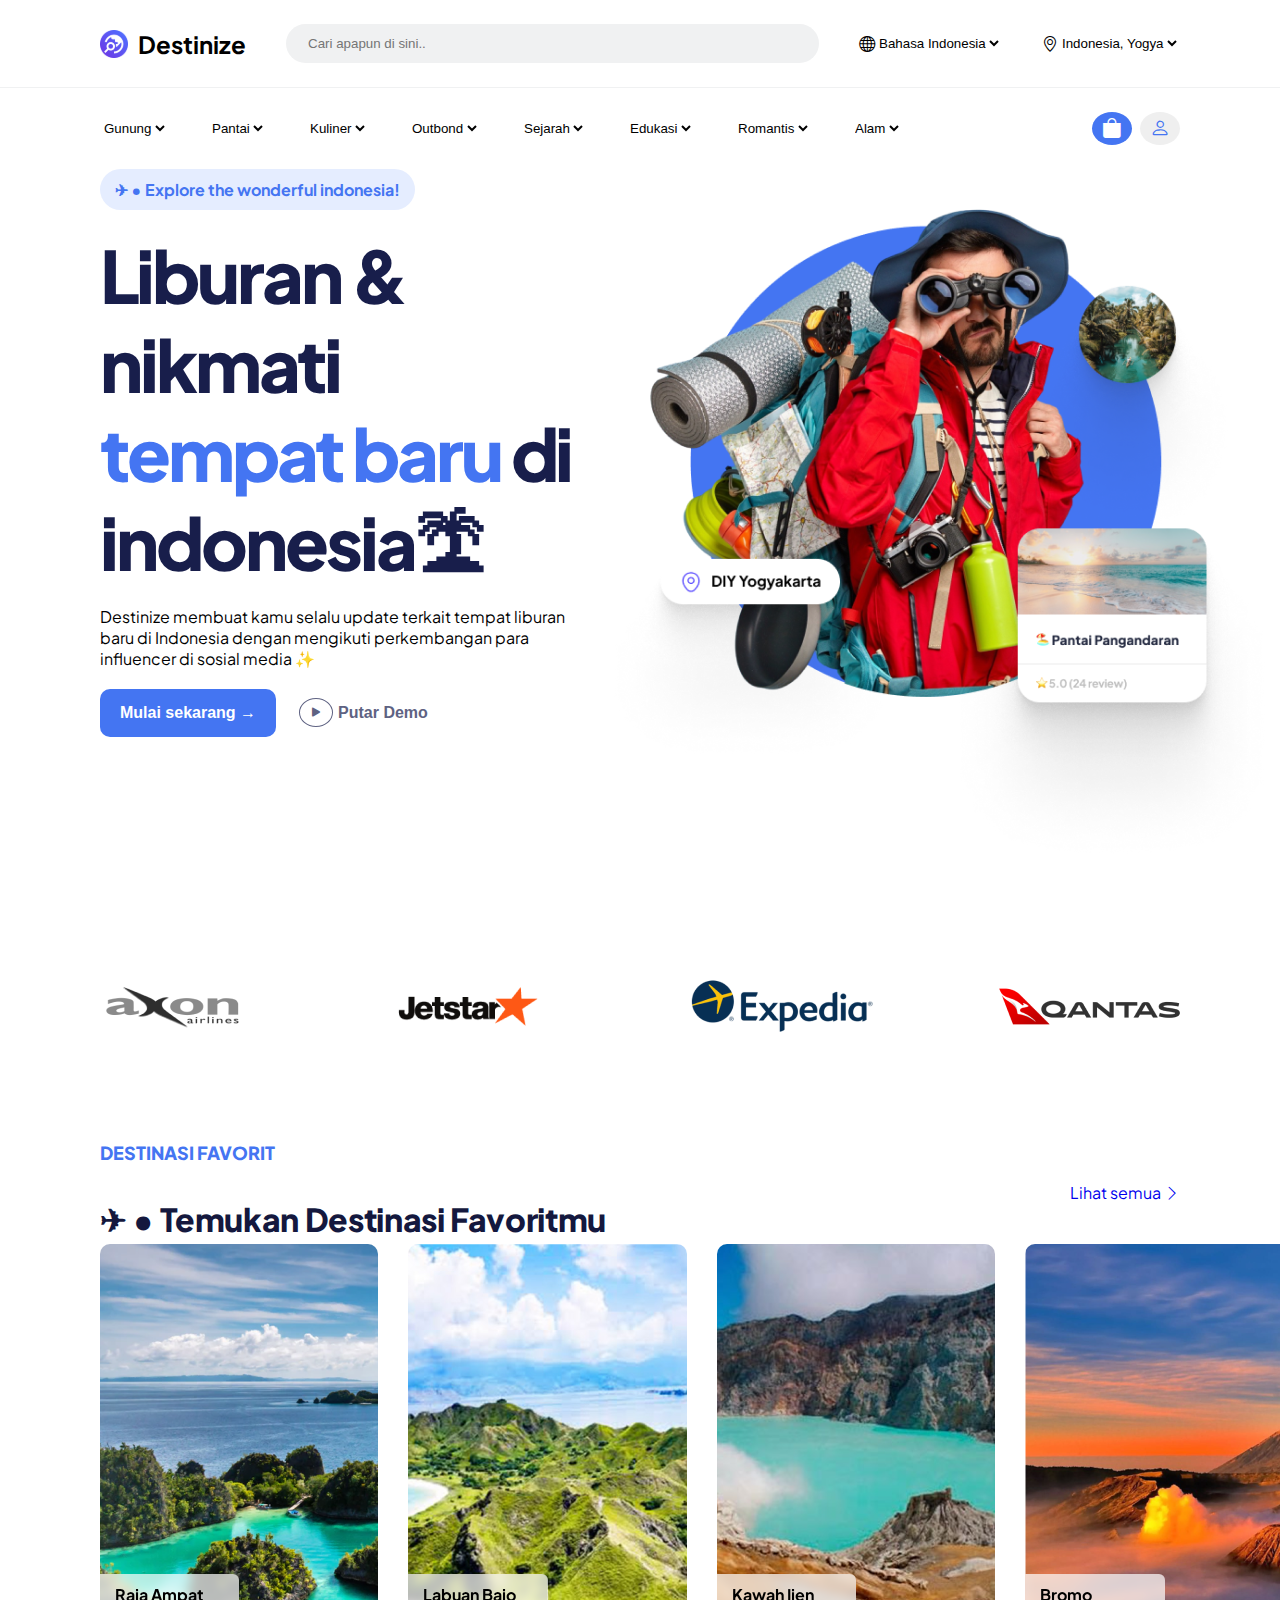
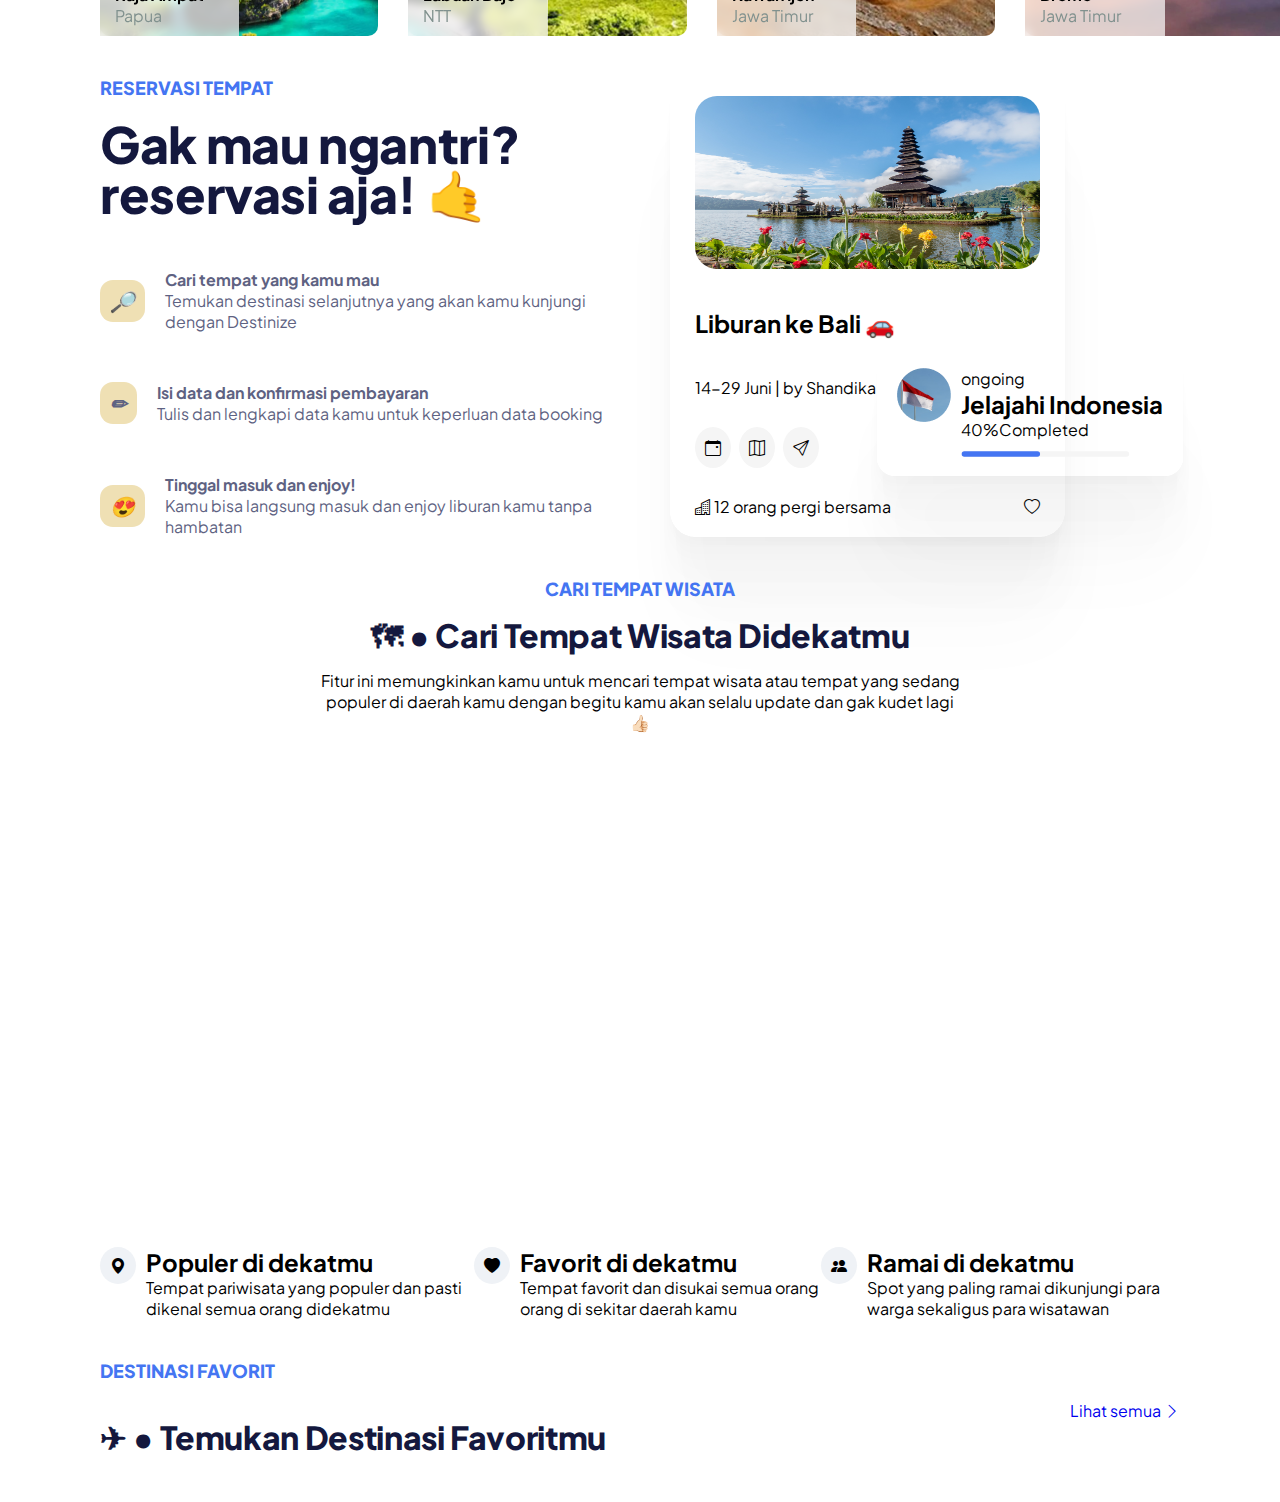
<file: destinize/index.html>
<!DOCTYPE html>
<html lang="en">
  <head>
    <title>Destinize</title>
    <meta charset="UTF-8" />
    <meta name="viewport" content="width=device-width, initial-scale=1" />
    <link href="./style.css" rel="stylesheet" />

    <!-- Bootstrap Icons -->
    <link
      rel="stylesheet"
      href="https://cdn.jsdelivr.net/npm/bootstrap-icons@1.11.1/font/bootstrap-icons.css"
    />
  </head>
  <body>
    <nav>
      <div class="container">
        <div class="logo">
          <img src="assets/logo.svg" alt="logo" />
          <h2>Destinize</h2>
        </div>
        <input
          id="search"
          type="text"
          name="search"
          placeholder="Cari apapun di sini.."
        />

        <div class="lang">
          <i class="bi bi-globe"></i>
          <select>
            <option value="in">Bahasa Indonesia</option>
            <option value="en">English</option>
          </select>
        </div>
        <div class="lokasi">
          <i class="bi bi-geo-alt"></i>
          <select>
            <option value="id-yogya">Indonesia, Yogya</option>
          </select>
        </div>
      </div>

      <span class="line"></span>

      <div class="container">
        <div class="category">
          <select>
            <option value="gunung">Gunung</option>
          </select>
          <select>
            <option value="gunung">Pantai</option>
          </select>
          <select>
            <option value="gunung">Kuliner</option>
          </select>
          <select>
            <option value="gunung">Outbond</option>
          </select>
          <select>
            <option value="gunung">Sejarah</option>
          </select>
          <select>
            <option value="gunung">Edukasi</option>
          </select>
          <select>
            <option value="gunung">Romantis</option>
          </select>
          <select>
            <option value="gunung">Alam</option>
          </select>
        </div>

        <div class="buttons">
          <button id="bag">
            <i class="bi bi-bag-fill"></i>
          </button>
          <button id="user">
            <i class="bi bi-person"></i>
          </button>
        </div>
      </div>
    </nav>

    <div class="hero">
      <div class="desc">
        <a class="explore" href="#">✈ • Explore the wonderful indonesia!</a>
        <div class="heading">Liburan & nikmati <span>tempat baru</span> di indonesia🏝</div>
        <p>Destinize membuat kamu selalu update terkait tempat liburan baru di Indonesia dengan mengikuti perkembangan para influencer di sosial media ✨</p>
        <div class="cta">
          <button id="mulai">Mulai sekarang →</button>
          <button id="putar"><i class="bi bi-play-fill"></i>Putar Demo</button>
        </div>
      </div>

      <img src="assets/hero.png" alt="People">
    </div>

    <section id="partner">
      <div class="img-partner">
        <img src="assets/partner1.png" alt="">
      </div>
      <div class="img-partner">
        <img src="assets/partner2.png" alt="">
      </div>
      <div class="img-partner">
        <img src="assets/partner3.png" alt="">
      </div>
      <div class="img-partner">
        <img src="assets/partner4.png" alt="">
      </div>
    </section>

    <section id="favorite">
      <header>
        <div class="left">
          <p class="title">DESTINASI FAVORIT</p>
          <h2 class="caption">✈ • Temukan Destinasi Favoritmu</h2>
        </div>
        <div class="right">
          <a href="#">Lihat semua <i class="bi bi-chevron-right"></i></a>
        </div>
      </header>
      <div class="wrap">
        <div id="rajaampat" class="mark">
          <div class="txt">
            <h4>Raja Ampat</h4>
            <p>Papua</p>
          </div>
        </div>
        <div id="labuanbajo" class="mark">
          <div class="txt">
            <h4>Labuan Bajo</h4>
            <p>NTT</p>
          </div>
        </div>
        <div id="kawahijen" class="mark">
          <div class="txt">
            <h4>Kawah Ijen</h4>
            <p>Jawa Timur</p>
          </div>
        </div>
        <div id="bromo" class="mark">
          <div class="txt">
            <h4>Bromo</h4>
            <p>Jawa Timur</p>
          </div>
        </div>
      </div>
    </section>

    <section>
      <div class="wrap">
        <div class="left">
          <header>
            <p class="title">RESERVASI TEMPAT</p>
            <h2 class="caption">Gak mau ngantri? reservasi aja! 🤙</h2>
          </header>
          <ul class="how">
            <li>
              <i class="icon">🔎</i>
              <div class="det">
                <span>Cari tempat yang kamu mau</span>
                <p>Temukan destinasi selanjutnya yang akan kamu kunjungi dengan Destinize</p>
              </div>
            </li>
            <li>
              <i class="icon">✏ </i>
              <div class="det">
                <span>Isi data dan konfirmasi pembayaran</span>
                <p>Tulis dan lengkapi data kamu untuk keperluan data booking</p>
              </div>
            </li>
            <li>
              <i class="icon">😍</i>
              <div class="det">
                <span>Tinggal masuk dan enjoy!</span>
                <p>Kamu bisa langsung masuk dan enjoy liburan kamu tanpa hambatan</p>
              </div>
            </li>
          </ul>
        </div>
        
        <div class="right">
          <div class="card">
            <img src="assets/bbali.jpg" alt="bali">
            <h2>Liburan ke Bali 🚗</h2>
            <p>14-29 Juni | by Shandika</p>
            <div class="options">
              <i class="bi bi-calendar-event"></i>
              <i class="bi bi-map"></i>
              <i class="bi bi-send"></i>
            </div>
            <div class="info">
              <p><i class="bi bi-buildings"></i> 12 orang pergi bersama</p>
              <i class="bi bi-heart"></i>
            </div>
          </div>
          <div class="ongoing">
            <figure>
              <img src="assets/indo.png" alt="">
            </figure>
            <figcaption>
              <p>ongoing</p>
              <h2>Jelajahi Indonesia</h2>
              <p><span>40%</span>Completed</p>
              <svg xmlns="http://www.w3.org/2000/svg" width="169" height="6" viewBox="0 0 169 6" fill="none">
                <rect x="0.677734" y="0.369141" width="167.483" height="5.36804" rx="2.68402" fill="#F5F5F5"/>
                <rect x="0.677734" y="0.369141" width="78.3734" height="5.36804" rx="2.68402" fill="#4475F2"/>
              </svg>
            </figcaption>
          </div>
        </div>
      </div>
    </section>

    <section id="place">
      <header>
        <p class="title">CARI TEMPAT WISATA</p>
        <h2 class="caption">🗺 • Cari Tempat Wisata Didekatmu</h2>
        <p>Fitur ini memungkinkan kamu untuk mencari tempat wisata atau tempat yang sedang populer di daerah kamu dengan begitu kamu akan selalu update dan gak kudet lagi 👍🏻</p>
      </header>
      <div class="map">
        <iframe src="https://www.google.com/maps/embed?pb=!1m18!1m12!1m3!1d14076230.013971152!2d108.45008639484575!3d0.17676511532460618!2m3!1f0!2f0!3f0!3m2!1i1024!2i768!4f13.1!3m3!1m2!1s0x2c4c07d7496404b7%3A0xe37b4de71badf485!2sIndonesia!5e0!3m2!1sid!2sid!4v1699365105920!5m2!1sid!2sid" width="600" height="450" style="border:0;" allowfullscreen="" loading="lazy" referrerpolicy="no-referrer-when-downgrade"></iframe>
      </div>
      <div class="features">
        <div class="feature">
          <i class="bi bi-geo-alt-fill"></i>
          <div class="feature-text">
            <h2>Populer di dekatmu</h2>
            <p>Tempat pariwisata yang populer dan pasti dikenal semua orang didekatmu</p>
          </div>
        </div>

        <div class="feature">
          <i class="bi bi-heart-fill"></i>
          <div class="feature-text">
            <h2>Favorit di dekatmu</h2>
            <p>Tempat favorit dan disukai semua orang orang di sekitar daerah kamu</p>
          </div>
        </div>

        <div class="feature">
          <i class="bi bi-people-fill"></i>
          <div class="feature-text">
            <h2>Ramai di dekatmu</h2>
            <p>Spot yang paling ramai dikunjungi para warga sekaligus para wisatawan</p>
          </div>
        </div>
      </div>
    </section>

    <section id="galeri">
      <header>
        <div class="left">
          <p class="title">DESTINASI FAVORIT</p>
          <h2 class="caption">✈ • Temukan Destinasi Favoritmu</h2>
        </div>
        <div class="right">
          <a href="#">Lihat semua <i class="bi bi-chevron-right"></i></a>
        </div>
      </header>
    </section>
    
  </body>
</html>
</file>
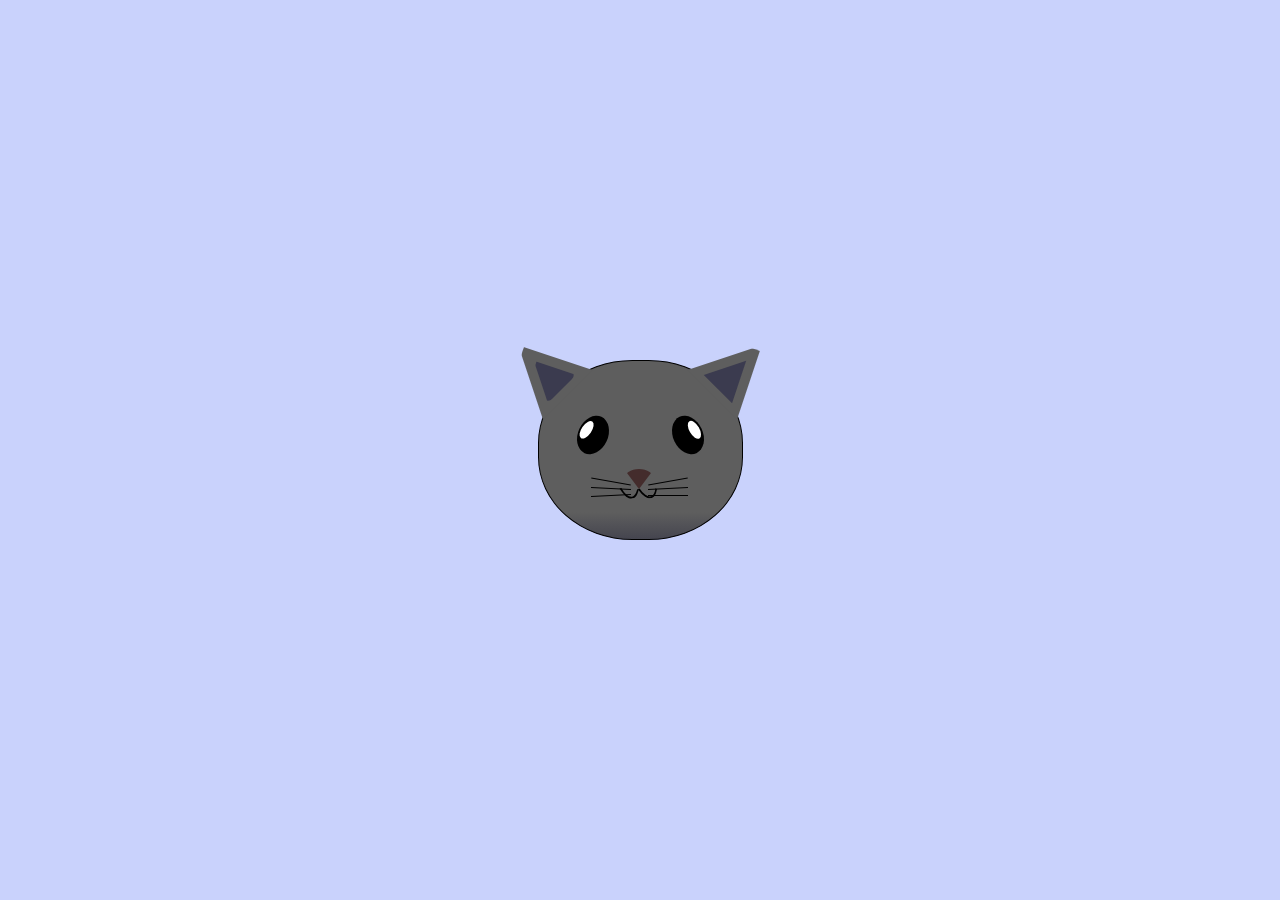
<file: fcc-cat-painting/index.html>
<!DOCTYPE html>
<html lang="en">
  <head>
    <title>Cat Painting</title>
    <meta charset="UTF-8" />
    <meta name="viewport" content="width=device-width, initial-scale=1" />
    <link href="style.css" rel="stylesheet" />
  </head>
  <body>
    <main>
      <div class="cat-head">
        <div class="cat-ears">
          <div class="cat-left-ear">
            <div class="cat-left-inner-ear"></div>
          </div>
          <div class="cat-right-ear">
            <div class="cat-right-inner-ear"></div>
          </div>
        </div>

        <div class="cat-eyes">
          <div class="cat-left-eye">
            <div class="cat-left-inner-eye"></div>
          </div>
          <div class="cat-right-eye">
            <div class="cat-right-inner-eye"></div>
          </div>
        </div>

        <div class="cat-nose"></div>

        <div class="cat-mouth">
          <div class="cat-mouth-line-left"></div>
          <div class="cat-mouth-line-right"></div>
        </div>

        <div class="cat-whiskers">
          <div class="cat-whiskers-left">
            <div class="cat-whisker-left-top"></div>
            <div class="cat-whisker-left-middle"></div>
            <div class="cat-whisker-left-bottom"></div>
          </div>
          <div class="cat-whiskers-right">
            <div class="cat-whisker-right-top"></div>
            <div class="cat-whisker-right-middle"></div>
            <div class="cat-whisker-right-bottom"></div>
          </div>
        </div>
      </div>
    </main>
  </body>
</html>
</file>
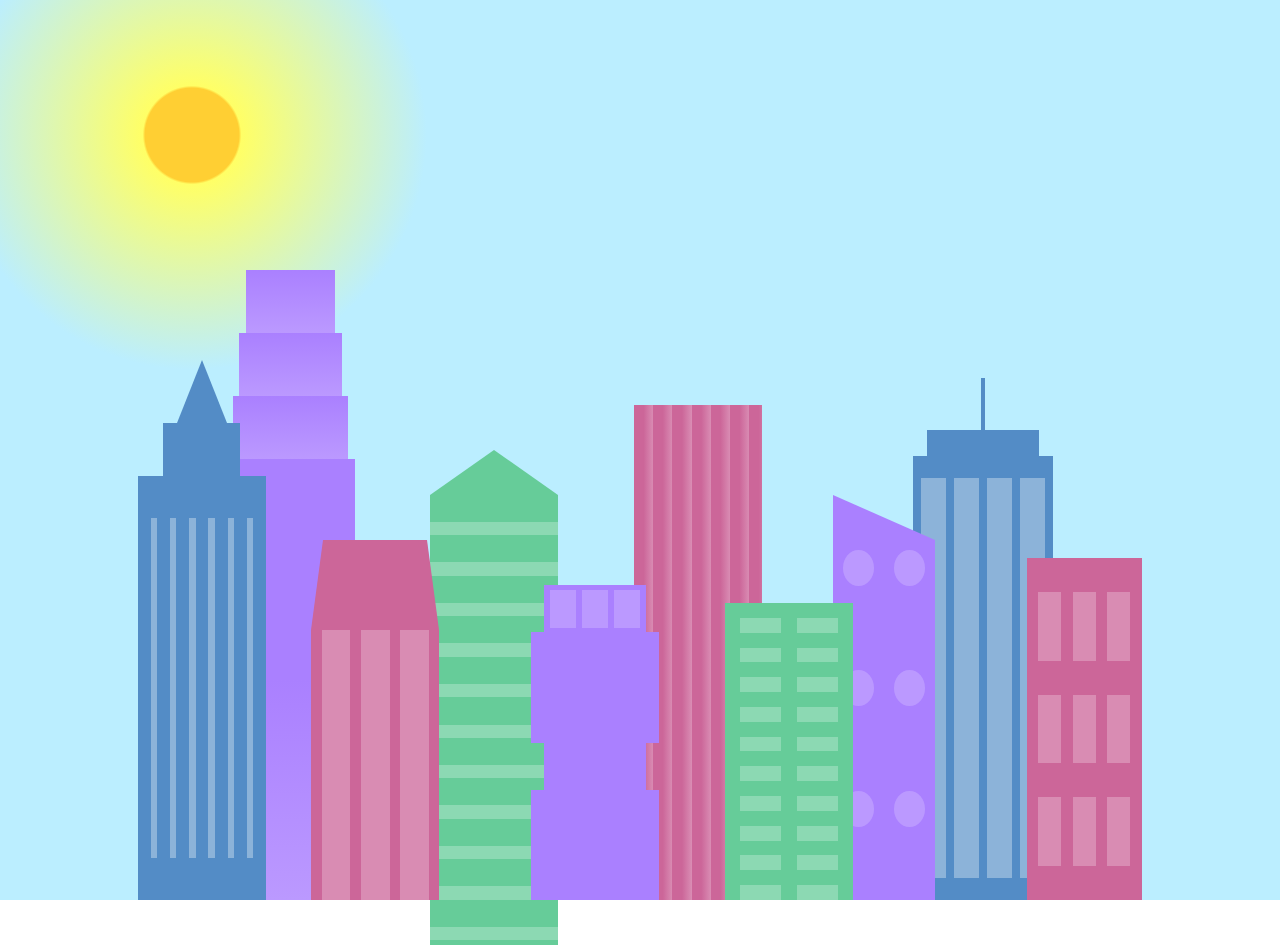
<file: fcc-city-skyline/index.html>
<!DOCTYPE html>
<html lang="en">    
  <head>
    <meta charset="UTF-8">
    <title>City Skyline</title>
    <link href="styles.css" rel="stylesheet" />   
  </head>

  <body>
    <div class="background-buildings sky">
      <div></div>
      <div></div>
      <div class="bb1 building-wrap">
        <div class="bb1a bb1-window"></div>
        <div class="bb1b bb1-window"></div>
        <div class="bb1c bb1-window"></div>
        <div class="bb1d"></div>
      </div>
      <div class="bb2">
        <div class="bb2a"></div>
        <div class="bb2b"></div>
      </div>
      <div class="bb3"></div>
      <div></div>
      <div class="bb4 building-wrap">
        <div class="bb4a"></div>
        <div class="bb4b"></div>
        <div class="bb4c window-wrap">
          <div class="bb4-window"></div>
          <div class="bb4-window"></div>
          <div class="bb4-window"></div>
          <div class="bb4-window"></div>
        </div>
      </div>
      <div></div>
      <div></div>
    </div>

    <div class="foreground-buildings">
      <div></div>
      <div></div>
      <div class="fb1 building-wrap">
        <div class="fb1a"></div>
        <div class="fb1b"></div>
        <div class="fb1c"></div>
      </div>
      <div class="fb2">
        <div class="fb2a"></div>
        <div class="fb2b window-wrap">
          <div class="fb2-window"></div>
          <div class="fb2-window"></div>
          <div class="fb2-window"></div>
        </div>
      </div>
      <div></div>
      <div class="fb3 building-wrap">
        <div class="fb3a window-wrap">
          <div class="fb3-window"></div>
          <div class="fb3-window"></div>
          <div class="fb3-window"></div>
        </div>
        <div class="fb3b"></div>
        <div class="fb3a"></div>
        <div class="fb3b"></div>
      </div>
      <div class="fb4">
        <div class="fb4a"></div>
        <div class="fb4b">
          <div class="fb4-window"></div>
          <div class="fb4-window"></div>
          <div class="fb4-window"></div>
          <div class="fb4-window"></div>
          <div class="fb4-window"></div>
          <div class="fb4-window"></div>
        </div>
      </div>
      <div class="fb5"></div>
      <div class="fb6"></div>
      <div></div>
      <div></div>
    </div>
  </body>
</html>/html>
</file>
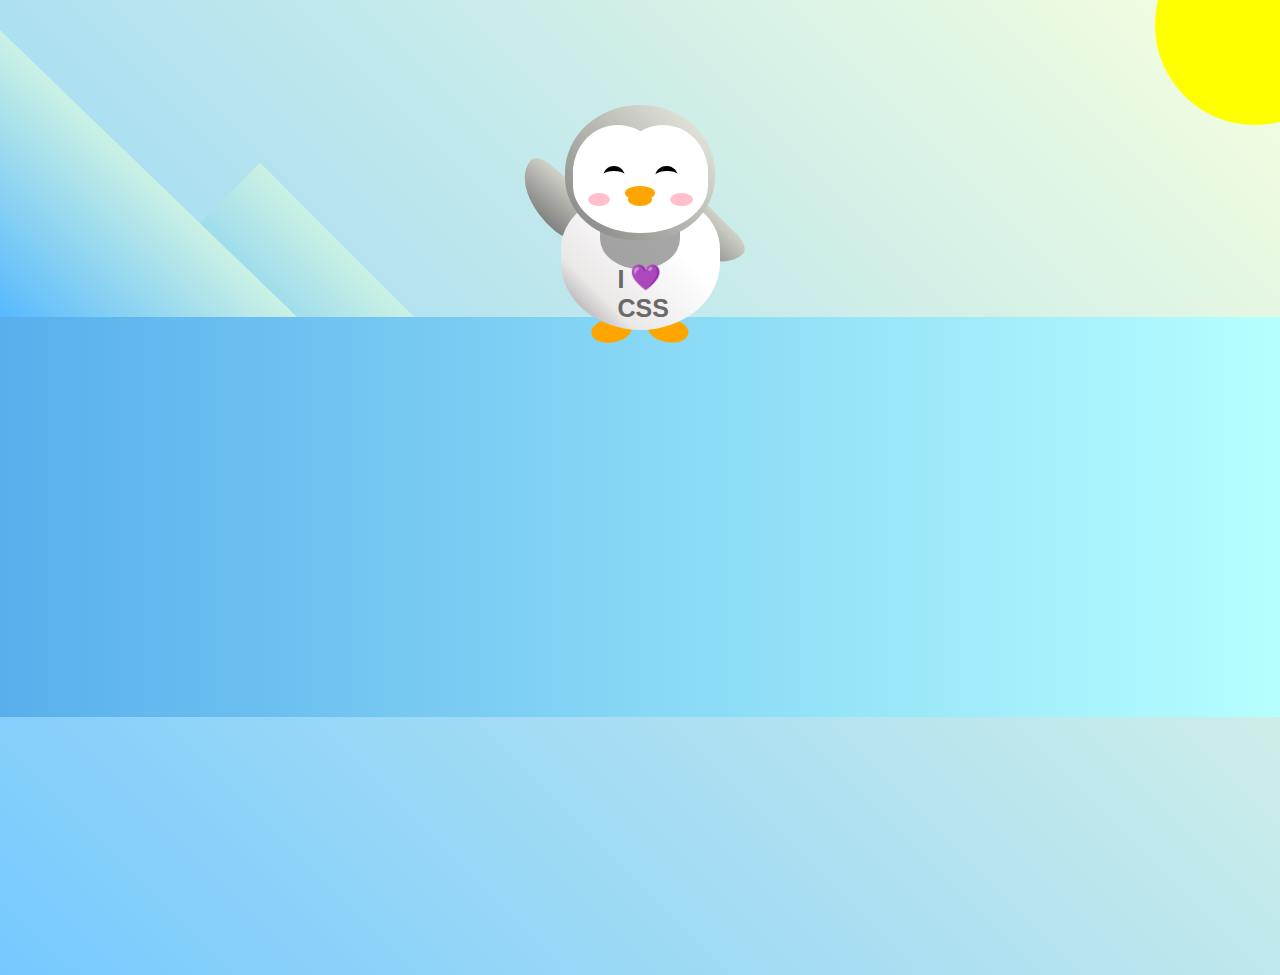
<file: fcc-penguin/index.html>
<!DOCTYPE html>
<html lang="en">
  <head>
    <meta charset="UTF-8" />
    <link rel="stylesheet" href="./styles.css" />
    <title>Penguin</title>
    <meta name="viewport" content="width=device-width, initial-scale=1.0" />
  </head>

  <body>
    <div class="left-mountain"></div>
    <div class="back-mountain"></div>
    <div class="sun"></div>
    <div class="penguin">
      <div class="penguin-head">
        <div class="face left"></div>
        <div class="face right"></div>
        <div class="chin"></div>
        <div class="eye left">
          <div class="eye-lid"></div>
        </div>
        <div class="eye right">
          <div class="eye-lid"></div>
        </div>
        <div class="blush left"></div>
        <div class="blush right"></div>
        <div class="beak top"></div>
        <div class="beak bottom"></div>
      </div>
      <div class="shirt">
        <div>💜</div>
        <p>I CSS</p>
      </div> 
      <div class="penguin-body">
        <div class="arm left"></div>
        <div class="arm right"></div>
        <div class="foot left"></div>
        <div class="foot right"></div>
      </div>
    </div>

    <div class="ground"></div>
  </body>
</html>
</file>
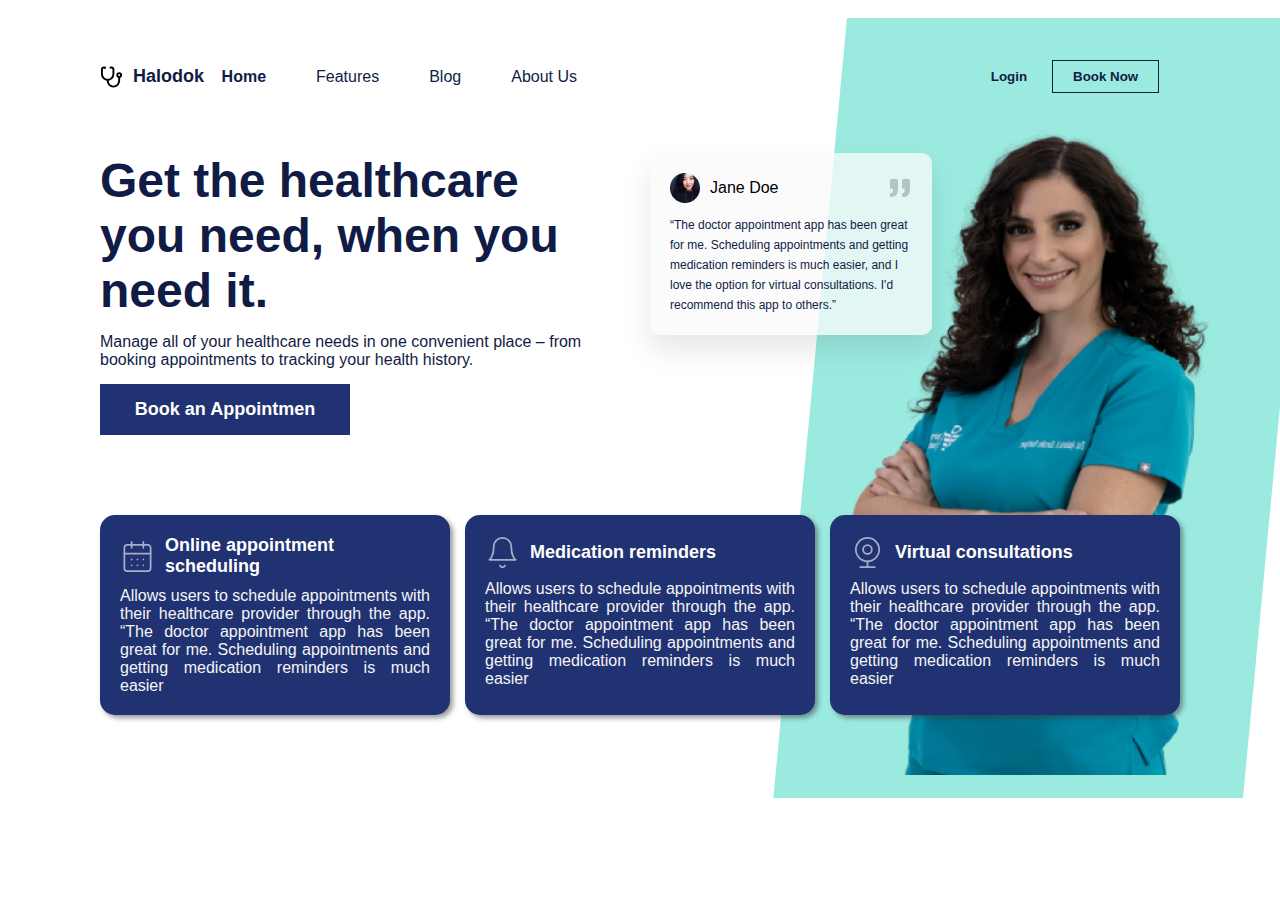
<file: halodok-hero/index.html>
<!DOCTYPE html>

<html lang="en">
  <head>
    <title>Halodok | Home</title>
    <meta charset="UTF-8" />
    <meta name="viewport" content="width=device-width, initial-scale=1" />
    <link href="style.css" rel="stylesheet" />
  </head>
  <body>
    <svg
      class="rectangle-1"
      width="590"
      height="780"
      viewBox="0 0 590 847"
      fill="none"
      xmlns="http://www.w3.org/2000/svg"
    >
      <path d="M80 0H590L510 847H0L80 0Z" fill="#9BEAE0" />
    </svg>

    <header>
      <nav>
        <div class="brand">
          <img src="img/logo.svg" alt="logo" />
          <a href="#">Halodok</a>
        </div>
        <ul class="menu">
          <li class="menu-item actived"><a href="#">Home</a></li>
          <li class="menu-item"><a href="#">Features</a></li>
          <li class="menu-item"><a href="#">Blog</a></li>
          <li class="menu-item"><a href="#">About Us</a></li>
        </ul>
        <div class="head-button">
          <button id="btn-login">Login</button>
          <button id="btn-book">Book Now</button>
        </div>
      </nav>
    </header>
    
    <img class="img-model" src="img/model.png" alt="doctor" />
    
    <main>
      <div class="content">
        <h1>Get the healthcare you need, when you need it.</h1>
        <p>
          Manage all of your healthcare needs in one convenient place – from
          booking appointments to tracking your health history.
        </p>
        <button class="cta">Book an Appointmen</button>
      </div>

      <div class="testimony">
        <div class="head-testi">
          <figure>
            <img src="img/avatar.png" alt="avatar" />
            <figcaption>Jane Doe</figcaption>
          </figure>
          <img src="img/Frame.svg" alt="'" />
        </div>
        <div class="body-testi">
          <p>
            “The doctor appointment app has been great for me. Scheduling
            appointments and getting medication reminders is much easier, and I
            love the option for virtual consultations. I'd recommend this app to
            others.”
          </p>
        </div>
      </div>
    </main>

    <footer>
      <div class="container">
        <section>
          <figure>
            <img src="img/calender.svg" alt="" />
            <figcaption>Online appointment scheduling</figcaption>
          </figure>
          <p class="desc">
            Allows users to schedule appointments with their healthcare provider
            through the app. “The doctor appointment app has been great for me.
            Scheduling appointments and getting medication reminders is much
            easier
          </p>
        </section>

        <section>
          <figure>
            <img src="img/bell.svg" alt="" />
            <figcaption>Medication reminders</figcaption>
          </figure>
          <p class="desc">
            Allows users to schedule appointments with their healthcare provider
            through the app. “The doctor appointment app has been great for me.
            Scheduling appointments and getting medication reminders is much
            easier
          </p>
        </section>

        <section>
          <figure>
            <img src="img/pin.svg" alt="" />
            <figcaption>Virtual consultations</figcaption>
          </figure>
          <p class="desc">
            Allows users to schedule appointments with their healthcare provider
            through the app. “The doctor appointment app has been great for me.
            Scheduling appointments and getting medication reminders is much
            easier
          </p>
        </section>
      </div>
    </footer>
  </body>
</html>
</file>
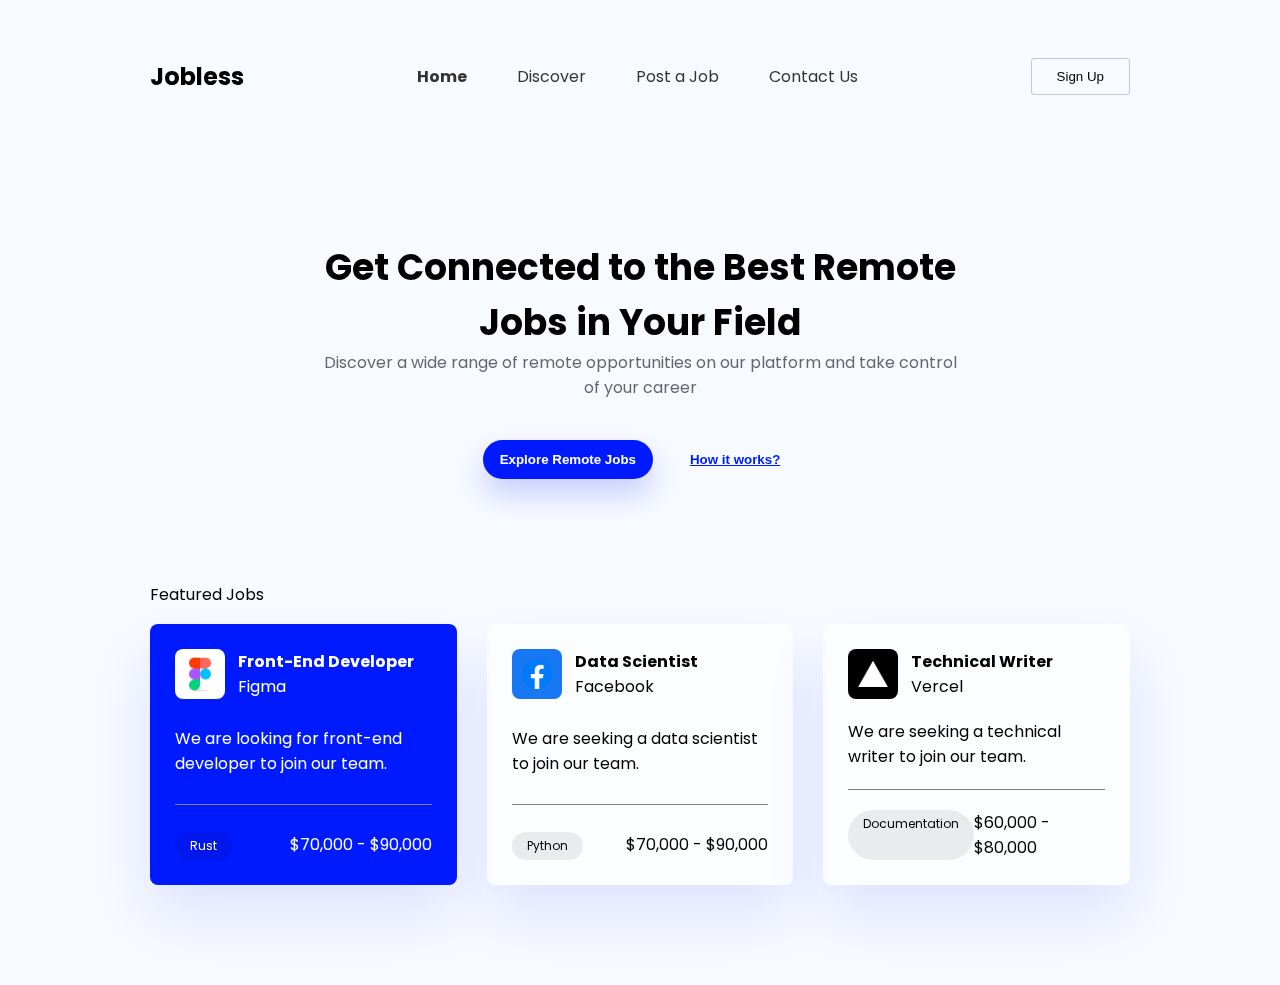
<file: jobless/index.html>
<!DOCTYPE html>
<html lang="en">
  <head>
    <title>Jobless</title>
    <meta charset="UTF-8">
    <meta name="viewport" content="width=device-width, initial-scale=1">
    <link href="style.css" rel="stylesheet">
  </head>
  <body>
    <nav class="flex">
      <h2 class="brand">Jobless</h2>
      <ul class="flex">
        <li><a href="#" class="a-actived">Home</a></li>
        <li><a href="#">Discover</a></li>
        <li><a href="#">Post a Job</a></li>
        <li><a href="#">Contact Us</a></li>
      </ul>
      <button>Sign Up</button>
    </nav>

    <main>
      <div class="hero-section">
        <div class="txt-hero">
          <h2>Get Connected to the Best Remote Jobs in Your Field</h2>
          <p>Discover a wide range of remote opportunities on our platform and take control of your career</p>
        </div>
        <div class="cta flex">
          <button id="explore">Explore Remote Jobs</button>
          <button id="how"> How it works?</button>
        </div>
      </div>

      <section>
        <p>Featured Jobs</p>
        <div class="wrap-card flex">
          <div class="card flex actived">
            <div class="head-card flex">
              <div class="icon" id="ic-figma">
                <img src="img/figma.svg" alt="figme">
              </div>
              <div class="job">
                <p class="job-title">Front-End Developer</p>
                <p>Figma</p>
              </div>
            </div>

            <div class="body-card">
              <p>We are looking for front-end developer to join our team.</p>
            </div>

            <span class="line"></span>

            <div class="foot-card flex">
              <div class="elipse">
                Rust
              </div>

              <div class="salary">
                $70,000 - $90,000
              </div>
            </div>
          </div>

          <div class="card flex">
            <div class="head-card flex">
              <div class="icon" id="ic-fb">
                <img src="img/fb.svg" alt="figme">
              </div>
              <div class="job">
                <p class="job-title">Data Scientist</p>
                <p>Facebook</p>
              </div>
            </div>

            <div class="body-card">
              <p>We are seeking a data scientist to join our team.</p>
            </div>

            <span class="line"></span>

            <div class="foot-card flex">
              <div class="elipse">
                Python
              </div>

              <div class="salary">
                $70,000 - $90,000
              </div>
            </div>
          </div>

          <div class="card flex">
            <div class="head-card flex">
              <div class="icon" id="ic-vercel">
                <img src="img/vercel.svg" alt="figme">
              </div>
              <div class="job">
                <p class="job-title">Technical Writer</p>
                <p>Vercel</p>
              </div>
            </div>

            <div class="body-card">
              <p>We are seeking a technical writer to join our team.</p>
            </div>

            <span class="line"></span>

            <div class="foot-card flex">
              <div class="elipse">
                Documentation
              </div>

              <div class="salary">
                $60,000 - $80,000
              </div>
            </div>
          </div>

        </div>
      </section>

      <script src="script.js">
      </script>
    </main>
  </body>
</html>
</file>
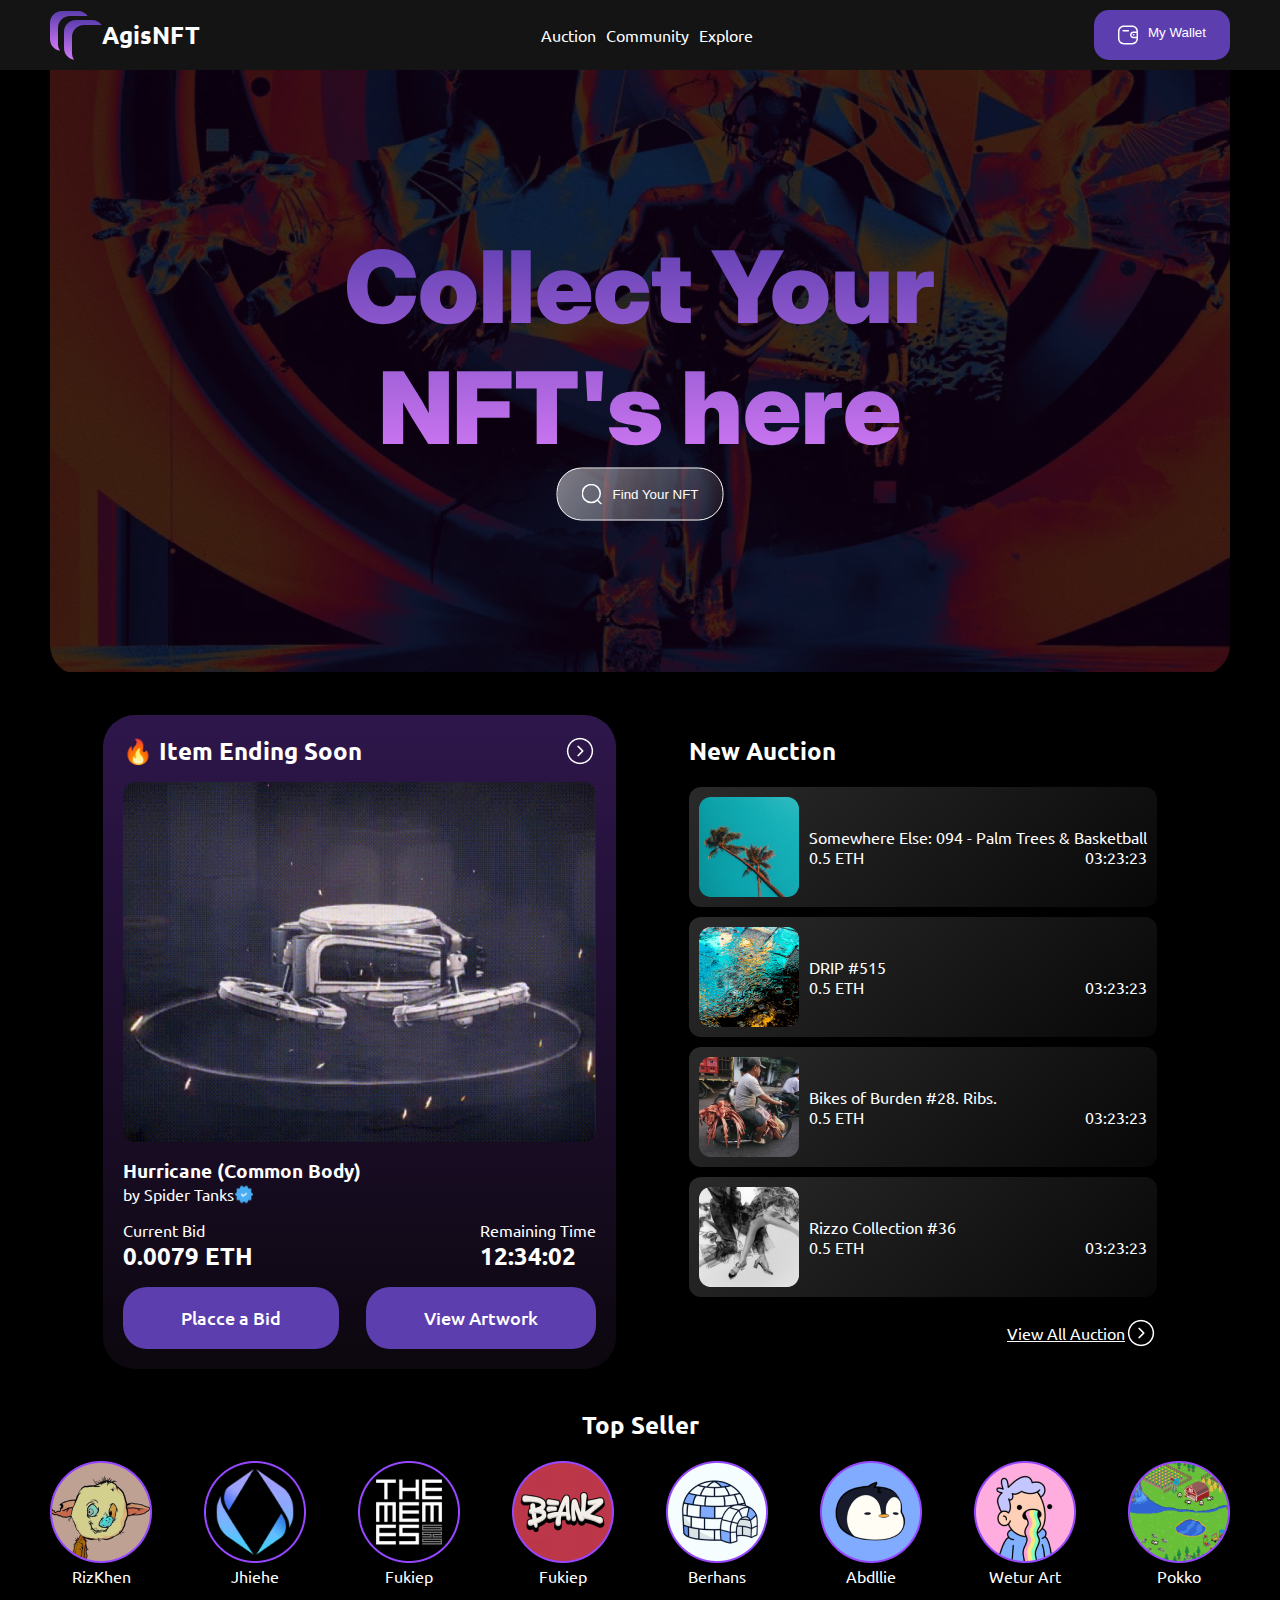
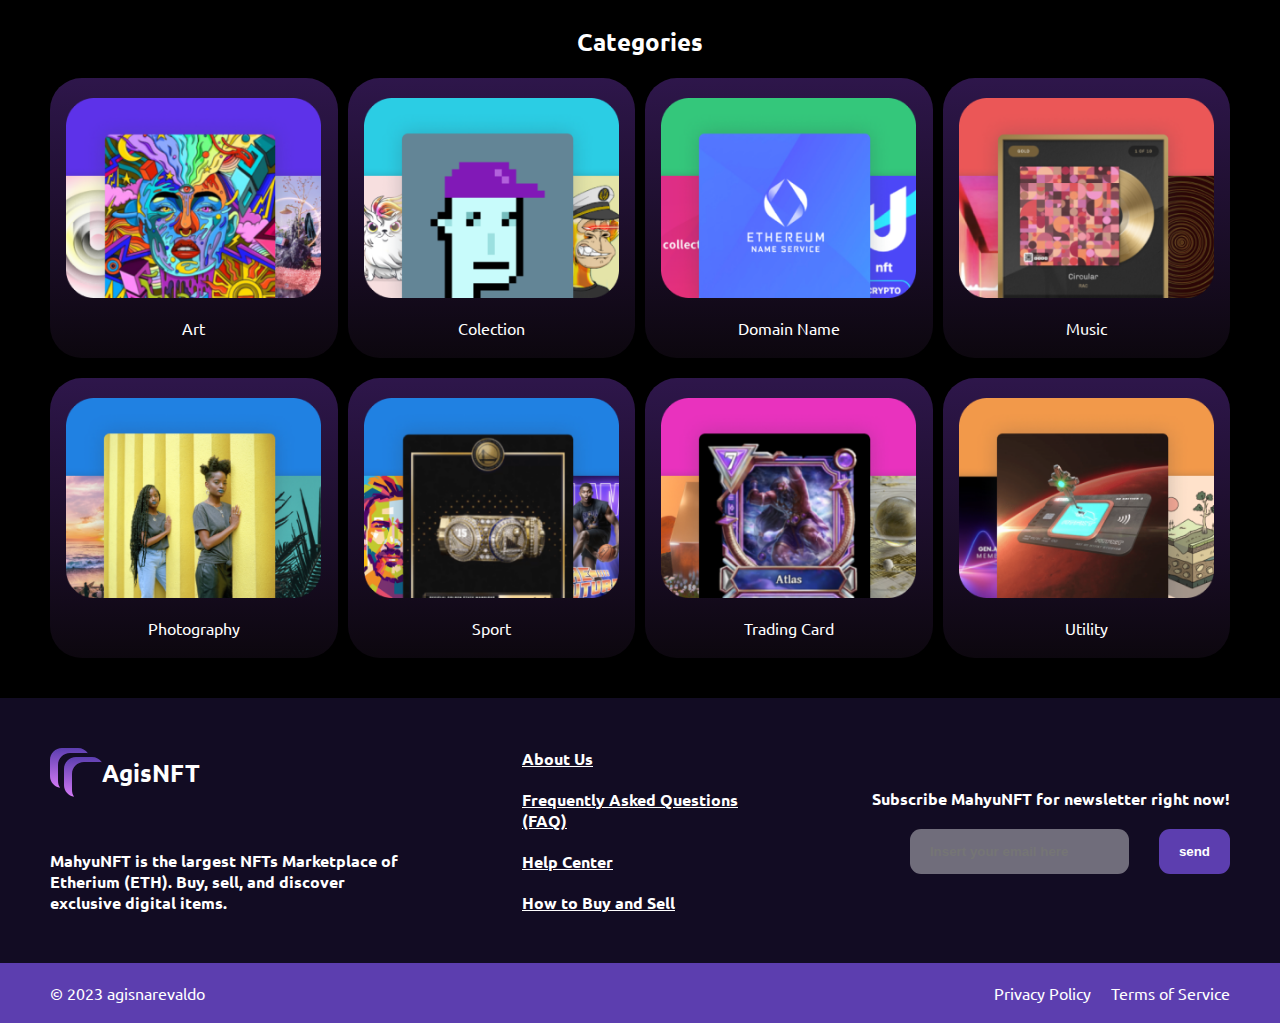
<file: nft-landing-page/index.html>
<!DOCTYPE html>
<html lang="en">
  <head>
    <title>Agis NFT</title>
    <meta charset="UTF-8" />
    <meta name="viewport" content="width=device-width, initial-scale=1" />
    <link href="style.css" rel="stylesheet" />
  </head>
  <body>
    <nav>
      <div class="brand">
        <img src="img/logo.svg" alt="logo" />
        <h2>AgisNFT</h2>
      </div>
      <ul>
        <li><a href="#">Auction</a></li>
        <li><a href="#">Community</a></li>
        <li><a href="#">Explore</a></li>
      </ul>
      <button class="btn-wallet">
        <img src="img/wallet.svg" alt="wallet" />
        My Wallet
      </button>
    </nav>
    <main>
      <div class="slideshow-container">
        <div class="mySlide fade">
          <img src="img/hero.png" alt="hero" />
          <div class="hero-content">
            <h1 class="txt-show">Collect Your NFT's here</h1>
            <button class="btn-search">
              <img src="img/search.svg" alt="search" />
              Find Your NFT
            </button>
          </div>
        </div>

        <div class="mySlide fade">
          <img src="img/hero2.png" alt="hero" />
          <div class="hero-content">
            <h1 class="txt-show">Collect Your NFT's here</h1>
            <button class="btn-search">
              <img src="img/search.svg" alt="search" />
              Find Your NFT
            </button>
          </div>
        </div>

        <div class="mySlide fade">
          <img src="img/hero3.png" alt="hero" />
          <div class="hero-content">
            <h1 class="txt-show">Collect Your NFT's here</h1>
            <button class="btn-search">
              <img src="img/search.svg" alt="search" />
              Find Your NFT
            </button>
          </div>
        </div>
      </div>

      <section id="news">
        <div class="card">
          <div class="head-card">
            <h2>🔥 Item Ending Soon</h2>
            <img src="img/arrow.png" alt="" />
          </div>

          <img src="img/Rectangle11.png" alt="photo" />

          <div class="name-card">
            <h3>Hurricane (Common Body)</h3>
            <div class="by">
              by Spider Tanks
              <img src="img/checklist.svg" alt="" />
            </div>
          </div>

          <div class="price">
            <div class="price-det">
              <p>Current Bid</p>
              <h2>0.0079 ETH</h2>
            </div>

            <div class="price-det">
              <p>Remaining Time</p>
              <h2>12:34:02</h2>
            </div>
          </div>

          <div class="btn-card-container">
            <button id="btn-place">Placce a Bid</button>
            <button id="btn-view">View Artwork</button>
          </div>
        </div>

        <div class="container">
          <h2>New Auction</h2>

          <ul>
            <li>
              <img src="img/Rectangle12.png" alt="" />
              <div class="detail">
                <p>Somewhere Else: 094 - Palm Trees & Basketball</p>
                <div class="price">
                  <p>0.5 ETH</p>
                  <p>03:23:23</p>
                </div>
              </div>
            </li>

            <li>
              <img src="img/drift.png" alt="" />
              <div class="detail">
                <p>DRIP #515</p>
                <div class="price">
                  <p>0.5 ETH</p>
                  <p>03:23:23</p>
                </div>
              </div>
            </li>

            <li>
              <img src="img/bikes.png" alt="" />
              <div class="detail">
                <p>Bikes of Burden #28. Ribs.</p>
                <div class="price">
                  <p>0.5 ETH</p>
                  <p>03:23:23</p>
                </div>
              </div>
            </li>

            <li>
              <img src="img/rizzo.png" alt="" />
              <div class="detail">
                <p>Rizzo Collection #36</p>
                <div class="price">
                  <p>0.5 ETH</p>
                  <p>03:23:23</p>
                </div>
              </div>
            </li>
          </ul>

          <a href="#">View All Auction <img src="img/arrow.png" alt="arr" /></a>
        </div>
      </section>

      <section>
        <h2>Top Seller</h2>
        <div class="circle-wrap">
          <figure>
            <img src="img/e-rizkhen.png" alt="circle">
            <figcaption>RizKhen</figcaption>
          </figure>
          
          <figure>
            <img src="img/jhiehe.png" alt="circle">
            <figcaption>Jhiehe</figcaption>
          </figure>
          
          <figure>
            <img src="img/fukiep.png" alt="circle">
            <figcaption>Fukiep</figcaption>
          </figure>
          
          <figure>
            <img src="img/Hags.png" alt="circle">
            <figcaption>Fukiep</figcaption>
          </figure>
          
          <figure>
            <img src="img/berhans.png" alt="circle">
            <figcaption>Berhans</figcaption>
          </figure>
          
          <figure>
            <img src="img/abdllie.png" alt="circle">
            <figcaption>Abdllie</figcaption>
          </figure>
          
          <figure>
            <img src="img/wetur.png" alt="circle">
            <figcaption>Wetur Art</figcaption>
          </figure>
          
          <figure>
            <img src="img/pokko.png" alt="circle">
            <figcaption>Pokko</figcaption>
          </figure>
          
        </div>
      </section>

      <section>
        <h2>Categories</h2>
        <div class="box-wrap">
            <figure>
              <img src="img/art.png" alt="art">
              <figcaption>Art</figcaption>
            </figure>
            
            <figure>
              <img src="img/collection.png" alt="art">
              <figcaption>Colection</figcaption>
            </figure>
            
            <figure>
              <img src="img/domain.png" alt="art">
              <figcaption>Domain Name</figcaption>
            </figure>
            
            <figure>
              <img src="img/music.png" alt="art">
              <figcaption>Music</figcaption>
            </figure>
            
            <figure>
              <img src="img/photography.png" alt="art">
              <figcaption>Photography</figcaption>
            </figure>
            
            <figure>
              <img src="img/sport.png" alt="art">
              <figcaption>Sport</figcaption>
            </figure>
            
            <figure>
              <img src="img/trading-card.png" alt="art">
              <figcaption>Trading Card</figcaption>
            </figure>
            <figure>
            
              <img src="img/utility.png" alt="art">
              <figcaption>Utility</figcaption> </figure>
        </div>
      </section>
    </main>

    <div class="banner">
      <section>
        <div class="brand">
          <img src="img/logo.svg" alt="logo">
          <h2>AgisNFT</h2>
        </div>
        <p>MahyuNFT is the largest NFTs Marketplace of Etherium (ETH). Buy, sell, and discover exclusive digital items.</p>
      </section>
      <section>
        <a href="#">About Us</a>
        <a href="#">Frequently Asked Questions (FAQ)</a>
        <a href="#">Help Center</a>
        <a href="#">How to Buy and Sell</a>
      </section>
      <section>
        <div>Subscribe MahyuNFT  for newsletter right now!</div>
        <div class="input-sub">
          <input type="email" name="email" placeholder="Insert your email here">
          <input type="submit" name="send" value="send">
        </div>
      </section>
    </div>
    
    <footer>
      <p>© 2023 <a href="https://github.com/agisnarevaldo">agisnarevaldo</a></p>
      <div>
        <a href="#">Privacy Policy</a>
        <a href="#">Terms of Service</a>
      </div>
    </footer>

    <script src="slide.js"></script>
  </body>
</html>
</file>
<file: destinize/style.css>
@import url('https://fonts.googleapis.com/css2?family=Plus+Jakarta+Sans:wght@300;400;500;600;700;800&display=swap');

:root {
  --light-primary: #4475F2;
  --dark-primary: #181E4B;
  --text-color: #5E6282;
}

* {
  margin: 0;
  padding: 0;
  box-sizing: border-box;
}

body {
  font-family: 'Plus Jakarta Sans', sans-serif;
}

button {
  cursor: pointer;
}
 a {
  text-decoration: none;
}

li {
  list-style: none;
}

/* nav { */
/*   display: flex; */
/*   flex-direction: column; */
/* } */

.line {
  height: 1px;
  width: 100%;
  background-color: #F0F1F2;
  display: block;
}

.container {
  display: flex;
  margin: 0 100px;
  padding: 24px 0;
  align-items: center;
  /* background-color: tan; */
  gap: 40px;
  justify-content: space-between;
}

.logo {
  display: flex;
  align-items: center;
  /* background-color: crimson; */
  gap: 10px;
}

#search {
  padding: 12px 22px;
  width: 100%;
  /* margin: 0 20px; */
  border-radius: 30px;
  border: none;
  background-color: #F0F1F2;
}

select {
  cursor: pointer;
  border: none;
  background: transparent;
  /* padding: 10px; */
}

.lang, .lokasi {
  display: flex;
  align-items: center;
}

.lang select, .lokasi select {
}

.category {
  display: flex;
  /* background-color: teal; */
  width: 100%;
  gap: 40px;
}

.buttons {
  display: flex;
  gap: 8px;
}

.buttons button {
  font-size: 20px;
  display: flex;
  padding: 5px 10px;
  border-radius: 50%;
  border: none;
  cursor: pointer;
}

button#bag {
  background-color: var(--light-primary);
  color: white;
}

button#user {
  color: var(--light-primary);
}

.hero {
  display: flex;
  margin-left: 100px;
}

.desc {
  display: flex;
  flex-direction: column;
  width: 100%;
  gap: 20px;
}

.explore {
  padding: 10px 15px;
  border-radius: 39px;
  background: #E5EDFF;
  width: max-content;
  text-decoration: none;
  font-weight: bold;
  color: var(--light-primary);
}

.heading {
  color: var(--dark-primary);
  font-size: 72px;
  font-style: normal;
  font-weight: 800;
  line-height: 89px; /* 117.105% */
  letter-spacing: -3.04px;
}

.heading span {
  color: var(--light-primary);
}

button#mulai {
  background-color: var(--light-primary);
  padding: 15px 20px;
  border-radius: 10px;
  border: none;
  color: white;
  font-weight: 700;
  font-size: 16px;
}

button#putar {
  padding: 15px 20px;
  border: none;
  background: transparent;
  font-weight: 700;
  font-size: 16px;
  color: var(--text-color);
}

.bi-play-fill {
  padding: 5px 8px;
  border: 1px solid var(--text-color);
  border-radius: 50%;
  margin-right: 5px;
}

section {
  margin: 40px 100px;
}

section#partner {
  display: flex;
  justify-content: space-between;
  align-items: center;
  /* background-color: coral; */
}

section#favorite >header, section#galeri > header {
  display: flex;
  /* background-color: crimson; */
  justify-content: space-between;
  align-items: center;
}

.title {
  font-size: 18px;
  font-weight: 800;
  color: var(--light-primary);
}

.caption {
  color: #14183E;
/* font-family: Manrope; */
  font-size: 32px;
  font-style: normal;
  font-weight: 800;
  line-height: 50px; /* 138.889% */
  letter-spacing: -0.36px;
}

.wrap {
  display: flex;
  /* justify-content: space-between; */
  gap: 30px;
}

.mark {
  min-width: 278.462px;
  min-height: 392.365px;
  border-radius: 10px;
  display: flex;
  flex-direction: column;
  justify-content: end;
}

.txt {
  border-radius: 0px 6px 0px 0px;
  background: rgba(255, 255, 255, 0.70);
  backdrop-filter: blur(5px);
  width: 50%;
  padding: 10px 0;
  padding-left: 15px;
}

.txt p {
  color: #80918E;
}

#rajaampat {
  background: url(assets/rajaampat.png);
}

#labuanbajo {
  background: url(assets/labuanbajo.png);
}

#kawahijen {
  background: url(assets/kawahijen.png);
}

#bromo {
  background: url(assets/bromo.png);
}

.left {
  width: 50%;
  display: flex;
  flex-direction: column;
  gap: 30px;
}

.left > header > h2 {
  font-size: 50px;
  margin: 20px 0;
}



ul.how {
  display: flex;
  flex-direction: column;
  gap: 50px;
  color: var(--text-color);
}

ul.how li {
  display: flex;
  gap: 20px;
  align-items: center;
}

ul.how li .icon{
  display: flex;
  align-items: center;
  padding: 8px 10px;
  height: max-content;
  border-radius: 13px;
  background-color: #EFE0B4;
  font-weight: bold;
  font-size: 20px;
}

ul.how span {
  font-weight: bold;
}

.right {
  width: max-content;
}

.card {
  /* background-color: white; */
  z-index: 1;
  padding: 20px 25px;
  border-radius: 26px;
  height: 100%;
  display: flex;
  flex-direction: column;
  justify-content: space-between;
box-shadow: 0px 1.85185px 3.14815px 0px rgba(0, 0, 0, 0.00), 0px 8.14815px 6.51852px 0px rgba(0, 0, 0, 0.01), 0px 20px 13px 0px rgba(0, 0, 0, 0.01), 0px 38.51852px 25.48148px 0px rgba(0, 0, 0, 0.01), 0px 64.81481px 46.85185px 0px rgba(0, 0, 0, 0.02), 0px 100px 80px 0px rgba(0, 0, 0, 0.02);
}

.card > img {
  width: 344.628px;
  height: 172.851px;
  border-radius: 22px;
}

.card .info {
  display: flex;
  justify-content: space-between;
}

.card .options i {
  padding: 10px;
  background-color: var(--circle, #F5F5F5);
  border-radius: 50%;
  cursor: pointer;
  margin-right: 5px;
}

.ongoing {
  display: flex;
  gap: 10px;
  position: relative;
  float: right;
  bottom: 40%;
  left: 30%;
  padding: 15px 20px;
  border-radius: 18px;
  box-shadow: 0px 1.85185px 3.14815px 0px rgba(0, 0, 0, 0.00), 0px 8.14815px 6.51852px 0px rgba(0, 0, 0, 0.01), 0px 20px 13px 0px rgba(0, 0, 0, 0.01), 0px 38.51852px 25.48148px 0px rgba(0, 0, 0, 0.01), 0px 64.81481px 46.85185px 0px rgba(0, 0, 0, 0.02), 0px 100px 80px 0px rgba(0, 0, 0, 0.02);
  z-index: 5;

}

section#place {
  display: flex;
  flex-direction: column;
  gap: 30px;
  text-align: center;
}

section#place >header {
  width: 60%;
  margin: 0 auto;
  display: flex;
  flex-direction: column;
  gap: 10px;
}

.map {
  /* width: 100%; */
}

.map iframe {
  width: 100%;
  border-radius: 10px;
}

.features {
  display: flex;
  justify-content: space-between;
}

.feature {
  display: flex;
  gap: 10px;
  text-align: left;
}

.feature i {
  padding: 8px 10px;
  background-color: #EFF2F6;
  height: max-content;
  border-radius: 50%;
}
</file>
<file: fcc-cat-painting/style.css>
* { box-sizing: border-box; }

body {
  background-color: #c9d2fc;
}

.cat-head {
  position: absolute;
  right: 0;
  left: 0;
  top: 0;
  bottom: 0;
  margin: auto;
  background: linear-gradient(#5e5e5e 85%, #45454f 100%);
  width: 205px;
  height: 180px;
  border: 1px solid #000;
  border-radius: 46%;
}

.cat-left-ear {
  position: absolute;
  top: -26px;
  left: -31px;
  z-index: 1;
  border-top-left-radius: 90px;
  border-top-right-radius: 10px;
  transform: rotate(-45deg);
  border-left: 35px solid transparent;
  border-right: 35px solid transparent;
  border-bottom: 70px solid #5e5e5e;
}

.cat-right-ear {
  position: absolute;
  top: -26px;
  left: 163px;
  z-index: 1;
  transform: rotate(45deg);
  border-top-left-radius: 90px;
  border-top-right-radius: 10px;
  border-left: 35px solid transparent;
  border-right: 35px solid transparent;
  border-bottom: 70px solid #5e5e5e;
}

.cat-left-inner-ear {
  position: absolute;
  top: 22px;
  left: -20px;
  border-top-left-radius: 90px;
  border-top-right-radius: 10px;
  border-bottom-right-radius: 40%;
  border-bottom-left-radius: 40%;
  border-left: 20px solid transparent;
  border-right: 20px solid transparent;
  border-bottom: 40px solid #3b3b4f;
}

.cat-right-inner-ear {
  position:absolute;
  top: 22px;
  left: -20px;
  border-left: 20px solid transparent;
  border-right: 20px solid transparent;
  border-bottom: 40px solid #3b3b4f;
}

.cat-left-eye {
  position: absolute;
  top: 54px;
  left: 39px;
  border-radius: 60%;
  transform: rotate(25deg);
  width: 30px;
  height: 40px;
  background-color: #000;
}

.cat-right-eye {
  position: absolute;
  top: 54px;
  left: 134px;
  border-radius: 60%;
  transform: rotate(-25deg);
  width: 30px;
  height: 40px;
  background-color: #000;
}

.cat-left-inner-eye {
  position: absolute;
  top: 8px;
  left: 2px;
  width: 10px;
  height: 20px;
  transform: rotate(10deg);
  background-color: #fff;
  border-radius: 60%;
}

.cat-right-inner-eye {
  position: absolute;
  top: 8px;
  left: 18px;
  transform: rotate(-5deg);
  width: 10px;
  height: 20px;
  background-color: #fff;
  border-radius: 60%;
}

.cat-nose {
  position: absolute;
  top: 108px;
  left: 85px;
  border-top-left-radius: 50%;
  border-bottom-right-radius: 50%;
  border-bottom-left-radius: 50%;
  transform: rotate(180deg);
  border-left: 15px solid transparent;
  border-right: 15px solid transparent;
  border-bottom: 20px solid #442c2c;
}

.cat-mouth div {
  width: 30px;
  height: 50px;
  border: 2px solid #000;
  border-radius: 190%/190px 150px 0 0;
  border-color: black transparent transparent transparent;
}

.cat-mouth-line-left {
  position: absolute;
  top: 88px;
  left: 74px;
  transform: rotate(170deg);
}

.cat-mouth-line-right {
  position: absolute;
  top: 88px;
  left: 91px;
  transform: rotate(165deg);
}

.cat-whiskers-left div {
  width: 40px;
  height: 1px;
  background-color: #000;
}

.cat-whiskers-right div {
  width: 40px;
  height: 1px;
  background-color: #000;
}

.cat-whisker-left-top {
  position: absolute;
  top: 120px;
  left: 52px;
  transform: rotate(10deg);
}

.cat-whisker-left-middle {
  position: absolute;
  top: 127px;
  left: 52px;
  transform: rotate(3deg);
}

.cat-whisker-left-bottom {
  position: absolute;
  top: 134px;
  left: 52px;
  transform: rotate(-3deg);
}

.cat-whisker-right-top {
  position: absolute;
  top: 120px;
  left: 109px;
  transform: rotate(-10deg);
}

.cat-whisker-right-middle {
  position: absolute;
  top: 127px;
  left: 109px;
  transform: rotate(-3deg);
}

.cat-whisker-right-bottom {
  position: absolute;
  top: 134px;
  left: 109px;
  
}
</file>
<file: fcc-city-skyline/styles.css>
:root {
  --building-color1: #aa80ff;
  --building-color2: #66cc99;
  --building-color3: #cc6699;
  --building-color4: #538cc6;
  --window-color1: #bb99ff;
  --window-color2: #8cd9b3;
  --window-color3: #d98cb3;
  --window-color4: #8cb3d9;
}

* {
  box-sizing: border-box;
}

body {
  height: 100vh;
  margin: 0;
  overflow: hidden;
}

.background-buildings, .foreground-buildings {
  width: 100%;
  height: 100%;
  display: flex;
  align-items: flex-end;
  justify-content: space-evenly;
  position: absolute;
  top: 0;
}

.building-wrap {
  display: flex;
  flex-direction: column;
  align-items: center;
}

.window-wrap {
  display: flex;
  align-items: center;
  justify-content: space-evenly;
}

.sky {
  background: radial-gradient(
      closest-corner circle at 15% 15%,
      #ffcf33,
      #ffcf33 20%,
      #ffff66 21%,
      #bbeeff 100%
    );
}

/* BACKGROUND BUILDINGS - "bb" stands for "background building" */
.bb1 {
  width: 10%;
  height: 70%;
}

.bb1a {
  width: 70%;
}
  
.bb1b {
  width: 80%;
}
  
.bb1c {
  width: 90%;
}

.bb1d {
  width: 100%;
  height: 70%;
  background: linear-gradient(
      var(--building-color1) 50%,
      var(--window-color1)
    );
}

.bb1-window {
  height: 10%;
  background: linear-gradient(
      var(--building-color1),
      var(--window-color1)
    );
}

.bb2 {
  width: 10%;
  height: 50%;
}

.bb2a {
  border-bottom: 5vh solid var(--building-color2);
  border-left: 5vw solid transparent;
  border-right: 5vw solid transparent;
}

.bb2b {
  width: 100%;
  height: 100%;
  background: repeating-linear-gradient(
      var(--building-color2),
      var(--building-color2) 6%,
      var(--window-color2) 6%,
      var(--window-color2) 9%
    );
}

.bb3 {
  width: 10%;
  height: 55%;
  background: repeating-linear-gradient(
      90deg,
      var(--building-color3),
      var(--building-color3),
      var(--window-color3) 15%
    );
}

.bb4 {
  width: 11%;
  height: 58%;
}

.bb4a {
  width: 3%;
  height: 10%;
  background-color: var(--building-color4);
}

.bb4b {
  width: 80%;
  height: 5%;
  background-color: var(--building-color4);
}
  
.bb4c {
  width: 100%;
  height: 85%;
  background-color: var(--building-color4);
}

.bb4-window {
  width: 18%;
  height: 90%;
  background-color: var(--window-color4);
}

/* FOREGROUND BUILDINGS - "fb" stands for "foreground building" */
.fb1 {
  width: 10%;
  height: 60%;
}

.fb1a {
  border-bottom: 7vh solid var(--building-color4);
  border-left: 2vw solid transparent;
  border-right: 2vw solid transparent;
}

.fb1b {
  width: 60%;
  height: 10%;
  background-color: var(--building-color4);
}
  
.fb1c {
  width: 100%;
  height: 80%;
  background: repeating-linear-gradient(
      90deg,
      var(--building-color4),
      var(--building-color4) 10%,
      transparent 10%,
      transparent 15%
    ),
    repeating-linear-gradient(
      var(--building-color4),
      var(--building-color4) 10%,
      var(--window-color4) 10%,
      var(--window-color4) 90%
    );
}

.fb2 {
  width: 10%;
  height: 40%;
}

.fb2a {
  width: 100%;
  border-bottom: 10vh solid var(--building-color3);
  border-left: 1vw solid transparent;
  border-right: 1vw solid transparent;
}

.fb2b {
  width: 100%;
  height: 75%;
  background-color: var(--building-color3);
}

.fb2-window {
  width: 22%;
  height: 100%;
  background-color: var(--window-color3);
}

.fb3 {
  width: 10%;
  height: 35%;
}
  
.fb3a {
  width: 80%;
  height: 15%;
  background-color: var(--building-color1);
}
  
.fb3b {
  width: 100%;
  height: 35%;
  background-color: var(--building-color1);
}

.fb3-window {
  width: 25%;
  height: 80%;
  background-color: var(--window-color1);
}

.fb4 {
  width: 8%;
  height: 45%;
  position: relative;
  left: 10%;
}

.fb4a {
  border-top: 5vh solid transparent;
  border-left: 8vw solid var(--building-color1);
}

.fb4b {
  width: 100%;
  height: 89%;
  background-color: var(--building-color1);
  display: flex;
  flex-wrap: wrap;
}

.fb4-window {
  width: 30%;
  height: 10%;
  border-radius: 50%;
  background-color: var(--window-color1);
  margin: 10%;
}

.fb5 {
  width: 10%;
  height: 33%;
  position: relative;
  right: 10%;
  background: repeating-linear-gradient(
      var(--building-color2),
      var(--building-color2) 5%,
      transparent 5%,
      transparent 10%
    ),
    repeating-linear-gradient(
      90deg,
      var(--building-color2),
      var(--building-color2) 12%,
      var(--window-color2) 12%,
      var(--window-color2) 44%
    );
}

.fb6 {
  width: 9%;
  height: 38%;
  background: repeating-linear-gradient(
      90deg,
      var(--building-color3),
      var(--building-color3) 10%,
      transparent 10%,
      transparent 30%
    ),
    repeating-linear-gradient(
      var(--building-color3),
      var(--building-color3) 10%,
      var(--window-color3) 10%,
      var(--window-color3) 30%
    );
}

@media (max-width: 1000px) {
  :root {
    --building-color1: #000;
    --building-color2: #000;
    --building-color3: #000;
    --building-color4: #000;
  }
  .sky {
    background: radial-gradient(
        closest-corner circle at 15% 15%,
        #ccc,
        #ccc 20%,
        #445 21%,
        #223 100%
      );
  }
}
</file>
<file: fcc-penguin/styles.css>
:root {
  --penguin-face: white;
  --penguin-picorna: orange;
  --penguin-skin: gray;
}

body {
  background: linear-gradient(45deg, rgb(118, 201, 255), rgb(247, 255, 222));
  margin: 0;
  padding: 0;
  width: 100%;
  height: 100vh;
  overflow: hidden;
}

.left-mountain {
  width: 300px;
  height: 300px;
  background: linear-gradient(rgb(203, 241, 228), rgb(80, 183, 255));
  position: absolute;
  transform: skew(0deg, 44deg);
  z-index: 2;
  margin-top: 100px;
}

.back-mountain {
  width: 300px;
  height: 300px;
  background: linear-gradient(rgb(203, 241, 228), rgb(47, 170, 255));
  position: absolute;
  z-index: 1;
  transform: rotate(45deg);
  left: 110px;
  top: 225px;
}

.sun {
  width: 200px;
  height: 200px;
  background-color: yellow;
  position: absolute;
  border-radius: 50%;
  top: -75px;
  right: -75px;
}

.penguin {
  width: 300px;
  height: 300px;
  margin: auto;
  margin-top: 75px;
  z-index: 4;
  position: relative;
  transition: transform 1s ease-in-out 0ms;
}

.penguin * {
  position: absolute;
}

.penguin:active {
  transform: scale(1.5);
  cursor: not-allowed;
}

.penguin-head {
  width: 50%;
  height: 45%;
  background: linear-gradient(
    45deg,
    var(--penguin-skin),
    rgb(239, 240, 228)
  );
  border-radius: 70% 70% 65% 65%;
  top: 10%;
  left: 25%;
  z-index: 1;
}

.face {
  width: 60%;
  height: 70%;
  background-color: var(--penguin-face);
  border-radius: 70% 70% 60% 60%;
  top: 15%;
}

.face.left {
  left: 5%;
}

.face.right {
  right: 5%;
}

.chin {
  width: 90%;
  height: 70%;
  background-color: var(--penguin-face);
  top: 25%;
  left: 5%;
  border-radius: 70% 70% 100% 100%;
}

.eye {
  width: 15%;
  height: 17%;
  background-color: black;
  top: 45%;
  border-radius: 50%;
}

.eye.left {
  left: 25%;
}

.eye.right {
  right: 25%;
}

.eye-lid {
  width: 150%;
  height: 100%;
  background-color: var(--penguin-face);
  top: 25%;
  left: -23%;
  border-radius: 50%;
}

.blush {
  width: 15%;
  height: 10%;
  background-color: pink;
  top: 65%;
  border-radius: 50%;
}

.blush.left {
  left: 15%;
}

.blush.right {
  right: 15%;
}

.beak {
  height: 10%;
  background-color: var(--penguin-picorna);
  border-radius: 50%;
}

.beak.top {
  width: 20%;
  top: 60%;
  left: 40%;
}

.beak.bottom {
  width: 16%;
  top: 65%;
  left: 42%;
}

.shirt {
  font: bold 25px Helvetica, sans-serif;
  top: 165px;
  left: 127.5px;
  z-index: 1;
  color: #6a6969;
}

.shirt div {
  font-weight:  initial;
  top: 22.5px;
  left: 12px;
}

.penguin-body {
  width: 53%;
  height: 45%;
  background: linear-gradient(
    45deg,
    rgb(134, 133, 133) 0%,
    rgb(234, 231, 231) 25%,
    white 67%
  );
  border-radius: 80% 80% 100% 100%;
  top: 40%;
  left: 23.5%;
}

.penguin-body::before {
  content: "";
  position: absolute;
  width: 50%;
  height: 45%;
  background-color: var(--penguin-skin);
  top: 10%;
  left: 25%;
  border-radius: 0% 0% 100% 100%;
  opacity: 70%;
}

.arm {
  width: 30%;
  height: 60%;
  background: linear-gradient(
    90deg,
    var(--penguin-skin),
    rgb(209, 210, 199)
  );
  border-radius: 30% 30% 30% 120%;
  z-index: -1;
}

.arm.left {
  top: 35%;
  left: 5%;
  transform-origin: top left; 
  transform: rotate(130deg) scaleX(-1);
  animation: 3s linear infinite wave;
}

.arm.right {
  top: 0%;
  right: -5%;
  transform: rotate(-45deg);
}

@keyframes wave {
  10% {
    transform: rotate(110deg) scaleX(-1);
  }
  20% {
    transform: rotate(130deg) scaleX(-1);
  }
  30% {
    transform: rotate(110deg) scaleX(-1);
  }
  40% {
    transform: rotate(130deg) scaleX(-1);
  }
}

.foot {
  width:  15%;
  height: 30%;
  background-color: var(--penguin-picorna);
  top: 85%;
  border-radius: 50%;
  z-index: -1;
}

.foot.left {
  left: 25%;
  transform: rotate(80deg);
}

.foot.right {
  right: 25%;
  transform: rotate(-80deg);
}

.ground {
  width: 100vw;
  height: 400px;
  background: linear-gradient(90deg, rgb(88, 175, 236), rgb(182, 255, 255));
  z-index: 3;
  position: absolute;
  margin-top: -58px;
}
</file>
<file: halodok-hero/style.css>
:root {
  --primary: #101c45;
  --secondary: #203271;
  --back: #9beae0;
}

* {
  margin: 0;
  padding: 0;
  box-sizing: border-box;
  text-decoration: none;
}

body {
  font-family: Verdana, Geneva, sans-serif;
}

.rectangle-1 {
  position: absolute;
  left: 750px;
  top: 18px;
  overflow: visible;
  z-index: -9;
}

/* Header */
header {
  padding: 60px 100px;
}

.img-model {
  width: 467px;
  top: 75px;
  left: 800px;
  position: absolute;
  z-index: -8;
}

nav {
  display: flex;
  align-items: center;
  gap: 17px;
}

nav > .brand {
  display: flex;
  width: 10%;
  gap: 10px;
  align-items: center;
}
nav > .brand > img {
  height: 24px;
}
nav > .brand > a {
  font-size: 18px;
  font-weight: 700;
  color: var(--primary);
}

nav > .menu {
  display: flex;
  width: 70%;
  gap: 50px;
}
nav > .menu > .menu-item {
  list-style: none;
}
.menu .menu-item > a {
  color: var(--primary);
}

.menu .actived > a {
  font-weight: 600;
}

.menu-item > a:hover {
  border-bottom: 1px solid var(--primary);
}

nav > .head-button {
  display: flex;
  width: 20%;
  gap: 5px;
}

.head-button > button {
  padding: 8px 20px;
  background: none;
  color: var(--primary);
  font-weight: bold;
  cursor: pointer;
}

.head-button > button#btn-login {
  border: none;
}

.head-button > button#btn-book {
  border: 1px solid var(--primary);
}

/* Main */
main {
  display: flex;
  padding-left: 100px;
  gap: 50px;
}
main > .content {
  display: flex;
  flex-direction: column;
  width: 500px;
  gap: 15px;
}
main > .content > h1 {
  font-size: 48px;
  color: var(--primary);
}
main > .content > p {
  color: var(--primary);
}
.content > .cta {
  padding: 15px 0;
  width: 50%;
  background-color: var(--secondary);
  color: white;
  font-weight: bold;
  cursor: pointer;
  font-size: 18px;
  border: none;
}
main > .testimony {
  display: flex;
  flex-direction: column;
  width: 282px;
  gap: 12px;
  height: min-content;
  padding: 20px;
  background-color: rgba(250, 250, 250, 0.75);
  border-radius: 10px;
  box-shadow: 0px 15px 30px 0px rgba(0, 0, 0, 0.1);
}
.testimony > .head-testi {
  display: flex;
  justify-content: space-between;
}
figure {
  display: flex;
  gap: 10px;
  align-items: center;
}
.testimony > .body-testi > p {
  font-size: 12px;
  line-height: 20px;
  color: var(--primary);
}

/* Footer */
footer {
  padding: 0px 100px;
  margin-top: 40px;
  color: white;
}

footer > .container {
  display: flex;
  padding-top: 40px;
  gap: 15px;
}

footer section {
  background-color: var(--secondary);
  padding: 20px;
  border-radius: 15px;
  display: flex;
  flex-direction: column;
  align-items: flex-start;
  gap: 10px;
  box-shadow: 3px 3px 5px 0px rgba(51, 51, 51, 0.5);
}

section > figure {
  width: 100%;
}

section > figure > img {
  width: 35px;
}

section > figure > figcaption {
  font-size: 18px;
  font-weight: bold;
}

section > p {
  text-align: justify;
  color: whitesmoke;
}
</file>
<file: jobless/style.css>
@import url('https://fonts.googleapis.com/css2?family=Poppins:wght@400;500;600&display=swap');

* { 
  margin: 0; 
  padding: 0;
  box-sizing: border-box;
}

body {
  background: rgba(246, 250, 255, 0.90);
  backdrop-filter: blur(125px);
  font-family: 'Poppins', sans-serif;
}

a {
  text-decoration: none;
}

.a-actived {
  font-weight: bold;
}

li {
  list-style-type: none;
}

button {
  cursor: pointer;
}

.flex {
  display: flex;
}

nav {
  margin: 58px 150px;
  justify-content: space-between;
  align-items: center;
}

nav > ul {
  gap: 50px;
}

nav > ul > li > a {
  color: rgba(0, 0, 0, 0.80);
}

nav > ul > li > a:hover {
  color: #001AFF;
}

nav > button {
  padding: 10px 25px;
  border-radius: 3px;
  border: 1px solid rgba(0, 0, 0, 0.20);
  background: none;
}

main {
  margin: 100px auto;
}

.hero-section {
  margin: 0 58px;
  display: flex;
  flex-direction: column;
  align-items: center;
  gap: 40px;
  /* background-color: coral; */
  text-align: center;
  padding: 45px 0;
}

.txt-hero {
  text-align: center;
  max-width: 653px;
  display: flex;
  flex-direction: column;
}

.txt-hero h2 {
  font-size: 36px;
}

.txt-hero p {
  /* max-width: 553px; */
  color: rgba(0, 0, 0, 0.60);
  font-size: 16px;
  padding: 0 10px;
}

.cta {
  gap: 20px;
}

.cta button {
  padding: 12px 17px;
  border-radius: 100px;
  border: none;
  font-weight: bold;
}

button#explore {
  background: #001AFF;
  box-shadow: 0px 15px 30px 0px rgba(0, 26, 255, 0.20);
  color: white;
}

button#how {
  text-decoration-line: underline;
  background: transparent;
  color: #001AFF;
}

section {
  margin: 58px 150px;
  display: flex;
  flex-direction: column;
  gap: 17px;
}
.wrap-card {
  gap: 30px;
}

.card {
  /* background-color: #001AFF; */
  background: rgba(255, 255, 255, 0.60);
  padding: 25px;
  border-radius: 8px;
  box-shadow: 0px 30px 60px 0px rgba(0, 26, 255, 0.10);
  flex-direction: column;
  gap: 20px;
  width: 360px;
  /* height: 249px; */
  justify-content: space-between;
  cursor: pointer;
}

.actived {
  background-color: #001AFF;
  color: white;
}

.head-card {
  align-items: center;
  gap: 13px;
}

.icon {
  background-color: #000;
  display: flex;
  width: 50px;
  height: 50px;
  justify-content: center;
  align-items: center;
  gap: 8px;
  border-radius: 8px;
}

#ic-figma {
  background-color: white;
}

#ic-fb {
  background-color: #1877F2;
}

#ic-vercel {
  background-color: black;
}

.job-title {
  font-weight: bold;
}

.body-card p {
  font-size: 16px;
}


.line {
  height: 1px;
  background-color: gray;
  display: flex;
}

.foot-card {
  justify-content: space-between;
}

.elipse {
  border-radius: 100px;
  /* background: rgba(255, 255, 255, 0.15); */
  border-radius: 100px;
  background: rgba(0, 0, 0, 0.07);
  padding: 5px 15px;
  font-size: 12px;
}
</file>
<file: nft-landing-page/style.css>
@import url("https://fonts.googleapis.com/css2?family=Inter:wght@500;900&family=Ubuntu:wght@400;500;700&display=swap");

:root {
  --primary: #5c3eaf;
}

* {
  margin: 0;
  padding: 0;
  box-sizing: border-box;
  list-style: none;
  color: #fff;
}

body {
  font-family: "Ubuntu", sans-serif;
  background-color: black;
  /* color: #fff; */
}

button {
  cursor: pointer;
}

nav {
  display: flex;
  background: #141414;
  align-items: center;
  justify-content: space-between;
  color: white;
  /* margin: 0 50px; */
  padding: 10px 50px;
}

.brand {
  display: flex;
  align-items: center;
}

nav > ul {
  display: flex;
  gap: 10px;
}

nav > ul > li > a {
  text-decoration: none;
  color: white;
}

nav > .btn-wallet {
  background-color: var(--primary);
  display: flex;
  gap: 10px;
  padding: 15px 24px;
  border-radius: 15px;
  color: #fff;
  border: none;
}

main {
  text-align: center;
  margin: 0 50px;
}

.slideshow-container {
  position: relative;
  margin: auto;
  overflow: hidden;
  border-radius: 0px 0px 30px 30px;
}

.hero-content {
  position: absolute;
  /* top: 0; */
  /* left: 0; */
  /* right: 0; */
  /* bottom: 0; */
  /* margin: auto; */
  display: flex;
  flex-direction: column;
  text-align: center;
  align-items: center;

  top: 50%;
  left: 50%;
  transform: translate(-50%, -50%);
}

.txt-show {
  /* position: absolute; */
  /* left: 20%; */
  /* top: 50%; */
  color: white;
  text-align: center;
  font-family: Inter;
  font-size: 100px;
  font-style: normal;
  font-weight: 900;
  line-height: normal;
  background: linear-gradient(180deg, #5c3eaf 0%, #d279f5 100%);
  background-clip: text;
  -webkit-background-clip: text;
  -webkit-text-fill-color: transparent;
  width: 665px;
}

.btn-search {
  /* position: absolute; */
  display: flex;
  align-items: center;
  width: max-content;
  /* top: 70%; */
  /* background-color: var(--primary); */
  display: flex;
  gap: 10px;
  padding: 15px 24px;
  border-radius: 25px;
  color: #fff;
  border: none;
  /* border-radius: 40px; */
  border: 1px solid #fff;
  background: linear-gradient(
    122deg,
    #fff -125.51%,
    rgba(255, 255, 255, 0) 114.64%
  );
}

section {
  margin: 40px 0 ;

}

section#news {
  /* background: linear-gradient(
    180deg,
    rgba(151, 71, 255, 0.47) -75.4%,
    rgba(210, 121, 245, 0.06) 100%
  ); */
  display: flex;
  justify-content: space-evenly;
  /* height: max-content; */
}

section#news > .card {
  display: flex;
  flex-direction: column;
  justify-content: space-between;
  padding: 20px;
  border-radius: 32px;
  background: linear-gradient(
    180deg,
    rgba(151, 71, 255, 0.47) -75.4%,
    rgba(210, 121, 245, 0.06) 100%
  );
  text-align: left;
}

.head-card {
  display: flex;
  justify-content: space-between;
}

.by {
  display: flex;
}

.price {
  display: flex;
  justify-content: space-between;
}
.btn-card-container {
  display: flex;
  justify-content: space-between;
}
.btn-card-container button {
  border-radius: 24px;
  padding: 19px 58px;
  color: #fff;
  font-family: Ubuntu;
  font-size: 18px;
  font-style: normal;
  font-weight: 500;
  line-height: normal;
  background: #5c3eaf;
  border: none;
}

section#news > .container {
  display: flex;
  flex-direction: column;
  justify-content: space-between;
  padding: 20px;
  /* background: #5c3eaf; */
  gap: 20px;
}

.container > h2 {
  text-align: left;
}

.container > a {
  display: flex;
  align-items: center;
  color: #fff;
  justify-content: end;
}

.container ul {
  display: flex;
  flex-direction: column;
  gap: 10px;
}

.container li {
  display: flex;
  align-items: center;
  padding: 10px;
  gap: 10px;
  border-radius: 10 px;
  border-radius: 12px;
  background: linear-gradient(
    138deg,
    rgba(255, 255, 255, 0.43) -196.41%,
    rgba(255, 255, 255, 0) 122.07%
  );
}

.detail {
  width: 100%;
  text-align: left;
}

/* TOP Seller Section */
.circle-wrap {
  margin-top: 20px;
  display: flex;
  width: 100%;
  justify-content: space-between;
}

/* CATEGORIES SECTION*/
.box-wrap {
  margin-top: 20px;
  display: grid;
  /* gap: 20px; */
  grid-template-columns: auto auto auto auto;
  grid-template-rows: auto auto;
  column-gap: 10px;
  row-gap: 20px;
}

.box-wrap figure {
  display: inline-flex;
  flex-direction: column;
  padding: 20px 15px;
  align-items: center;
  gap: 20px;
  border-radius: 32px;
  background: linear-gradient(180deg, rgba(151, 71, 255, 0.47) -75.4%, rgba(210, 121, 245, 0.06) 100%);
}


.box-wrap figure img {
  width: 255px;
}

.banner {
  display: flex;
  padding: 50px;
  /* background-color: crimson; */
  background: rgba(92, 62, 175, 0.20);
}
.banner section{
  margin: 0;
  font-weight: bold;
}



.banner section:nth-child(1),
.banner section:nth-child(2){
  width: 30%;
  display: flex;
  flex-direction: column;
  justify-content: space-between;
  gap: 20px;
}
.banner section:nth-child(2){
  padding-left: 10%;
}
.banner section:last-child{
  width: 40%;
  /* text-align: right; */
  display: flex;
  flex-direction: column;
  justify-content: center;
  align-items: end;
  gap: 20px;
}

.input-sub {
  display: flex;
  justify-content: space-between;
  gap: 30px;
}

.input-sub input{
  /* font-size: 18px; */
  font-weight: bold;
  padding: 15px 20px;
  border-radius: 11px;
  border: none;
  /* color: #fff; */
}

.input-sub input[type="email"] {
  background: rgba(255, 255, 255, 0.40);
  /* width: 70%; */
}
.input-sub input[type="submit"] {
  background-color: var(--primary);
  cursor: pointer;
  /* width: 20%; */
}

input:focus {
  outline: none;
}

footer {
  display: flex;
  justify-content: space-between;
  background-color: var(--primary);
  padding: 20px 50px;
}
footer a {
  text-decoration: none;
}
footer > div {
  display: flex;
  gap: 20px;
}
</file>
